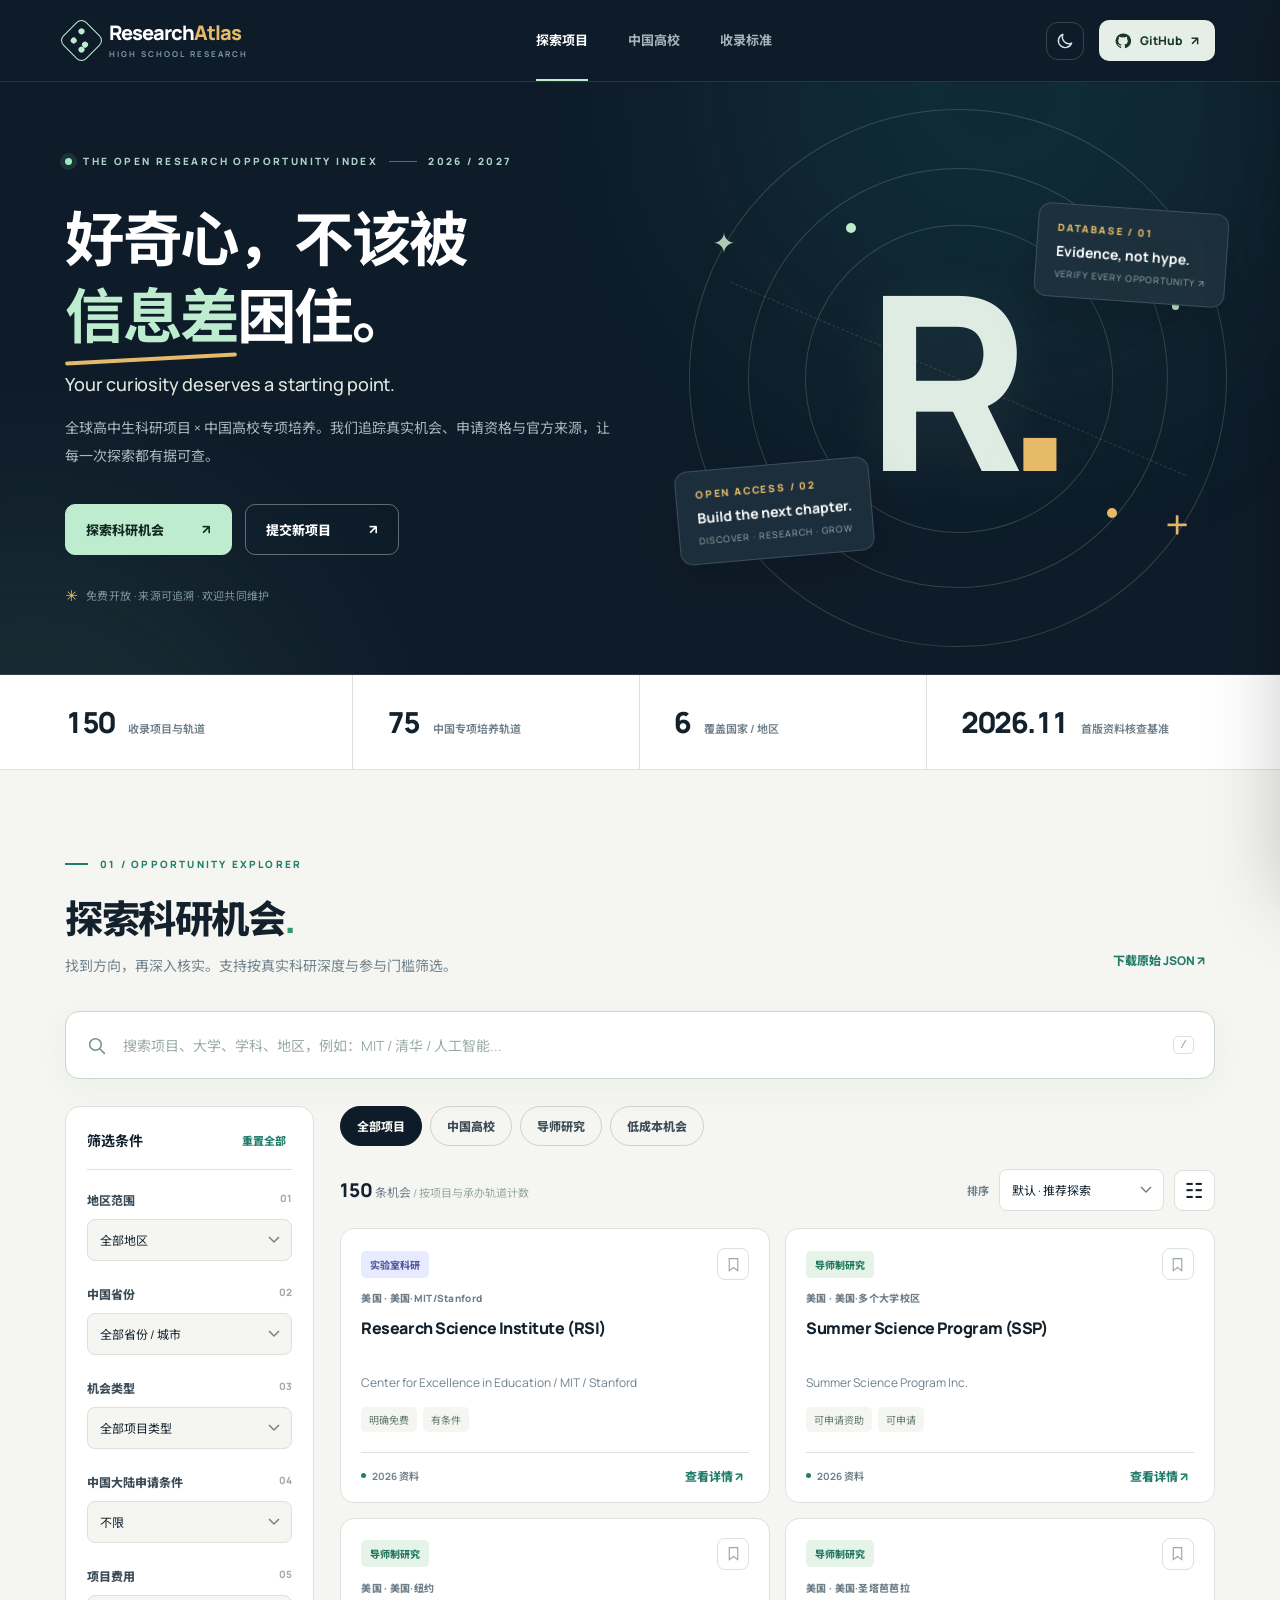
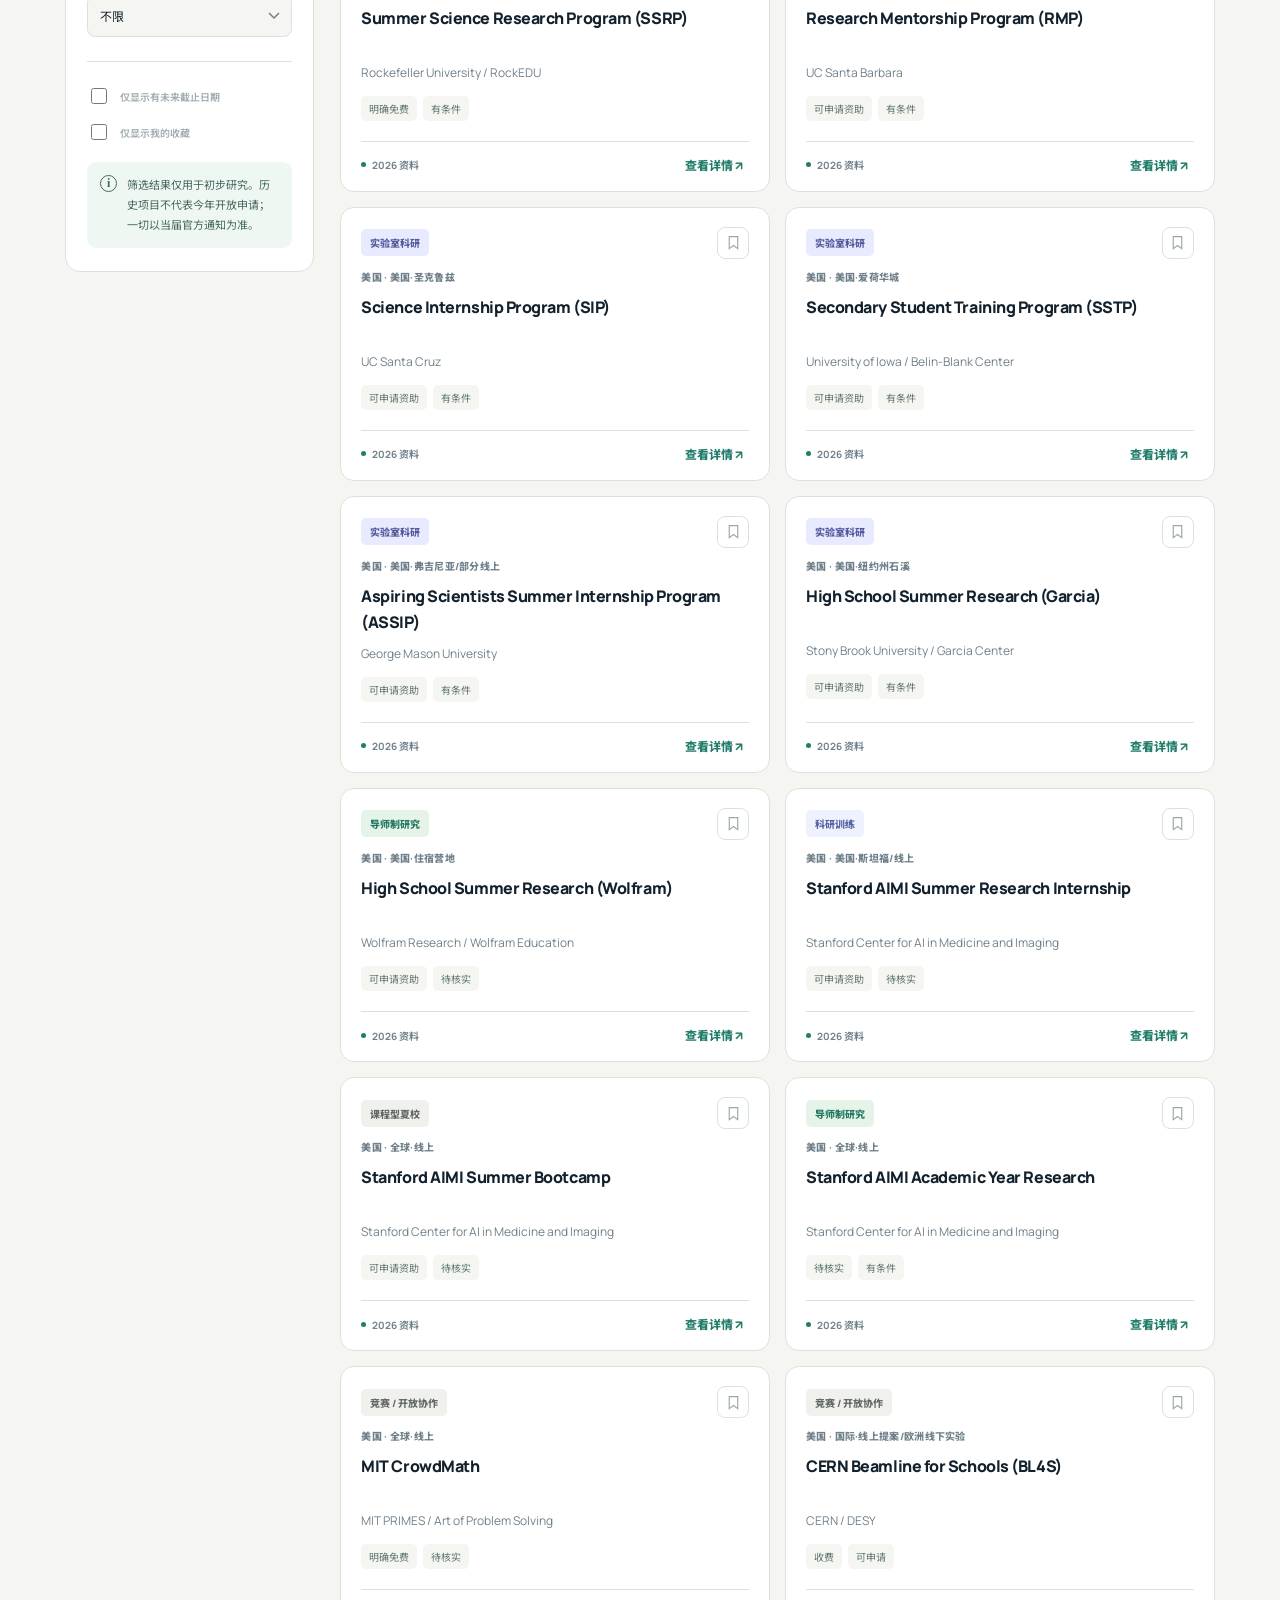
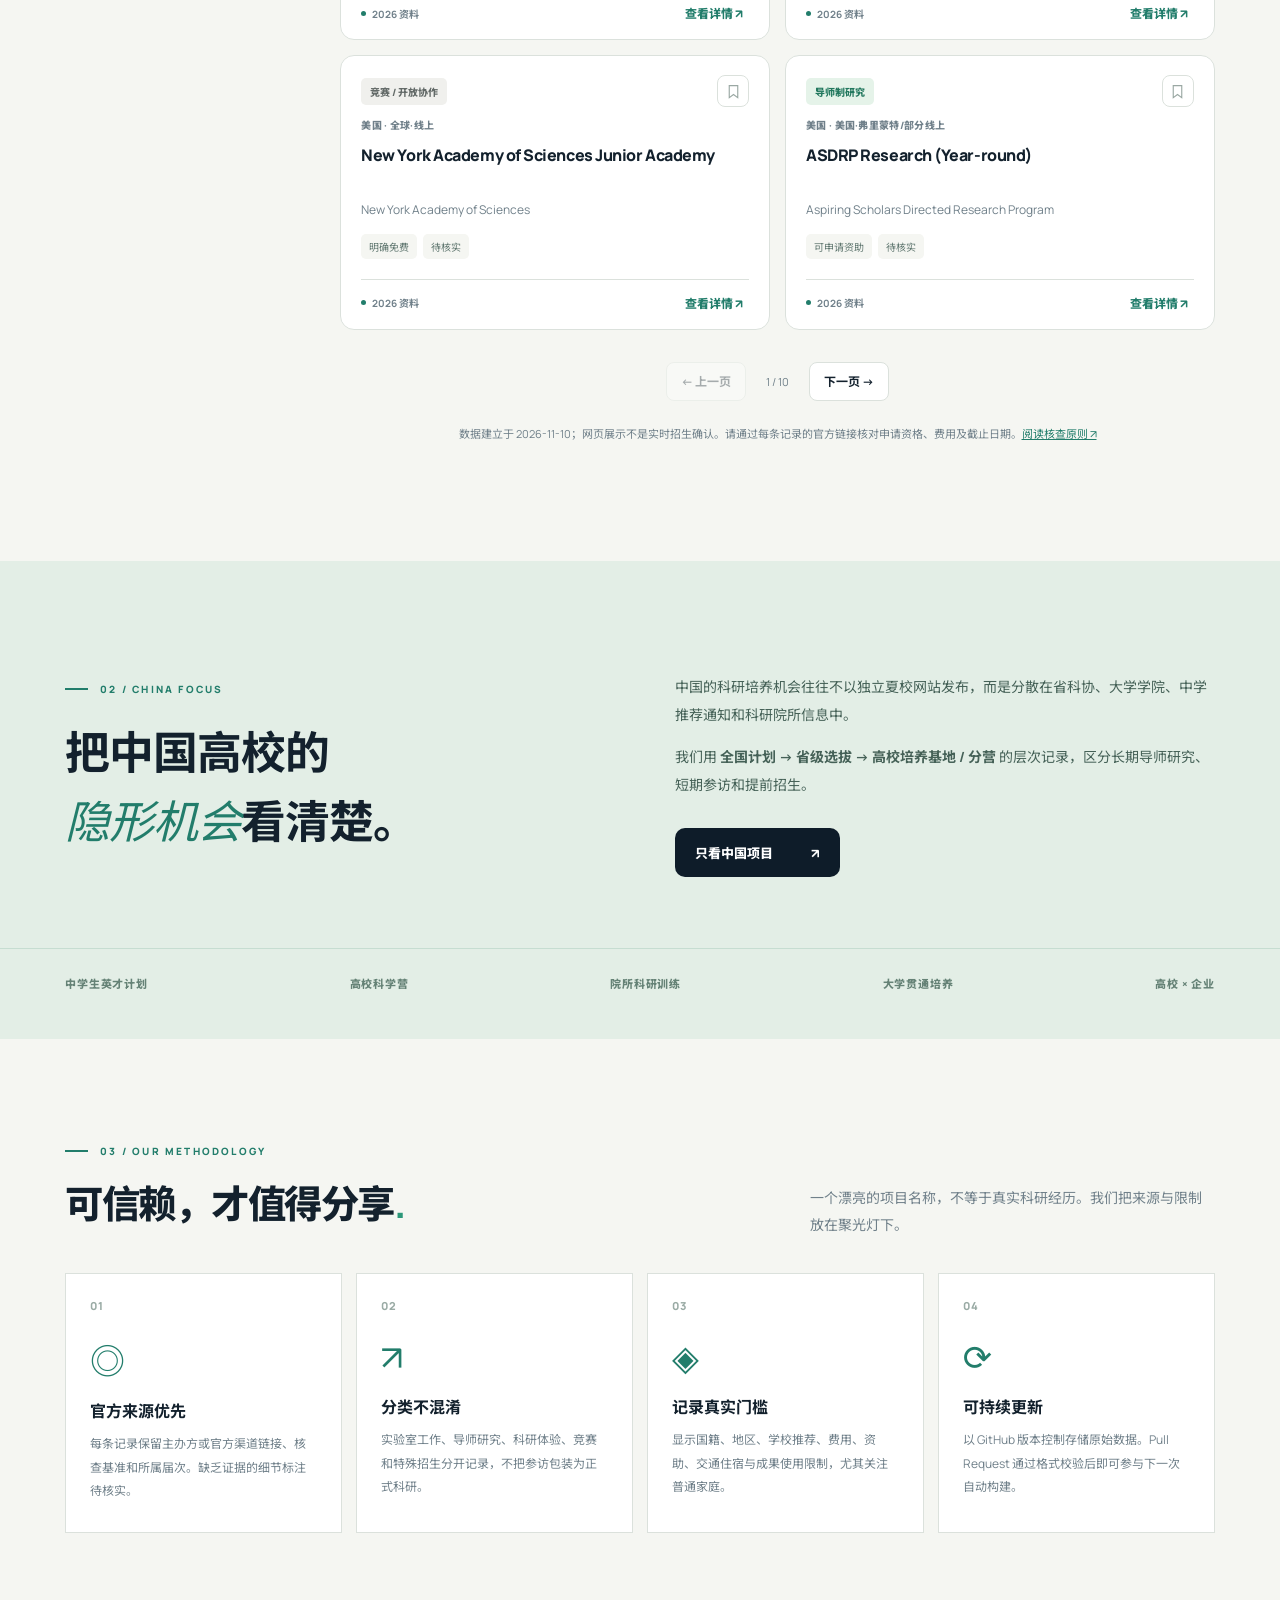
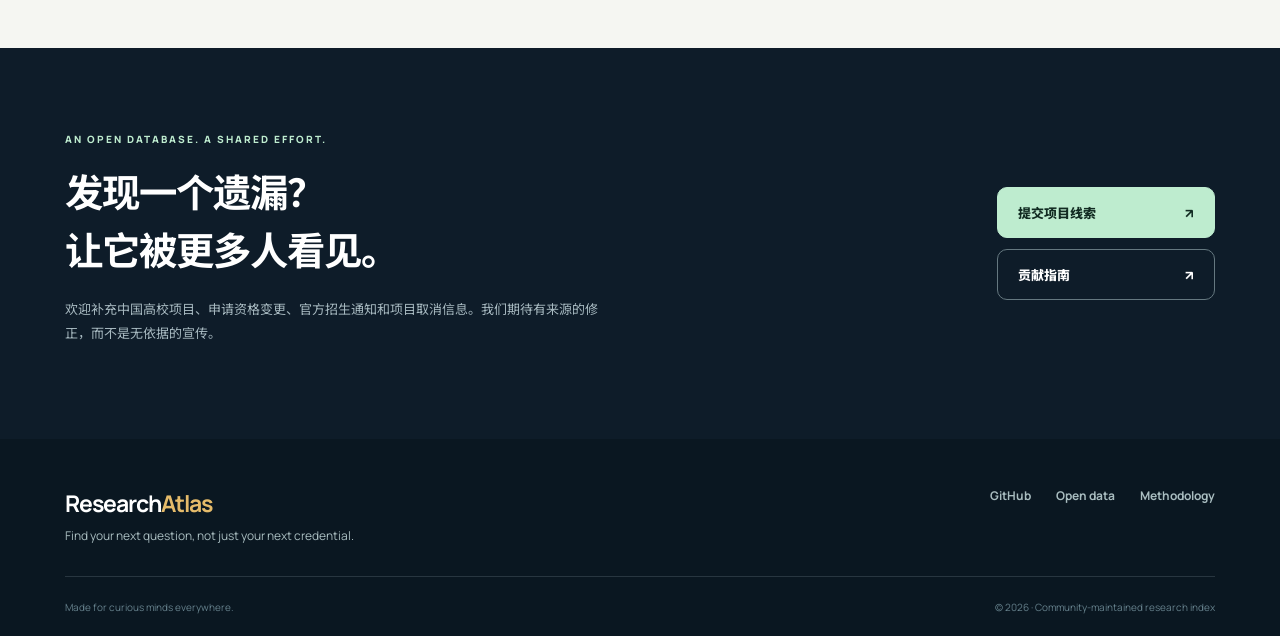
<file: docs/index.html>
<!doctype html>
<html lang="zh-CN">
<head>
<meta charset="utf-8">
<meta name="viewport" content="width=device-width, initial-scale=1">
<meta name="theme-color" content="#101c29">
<meta name="description" content="高中科研机会图谱 — 持续更新的全球与中国高校科研项目数据库。按地区、学科、科研深度、费用和申请资格筛选，查阅官方来源。">
<meta property="og:title" content="Research Atlas — 高中科研机会图谱">
<meta property="og:description" content="Find research opportunities. Verify the source. Make your next move.">
<meta property="og:type" content="website">
<title>Research Atlas · 高中科研机会图谱</title>
<link rel="icon" type="image/svg+xml" href="./assets/favicon.svg">
<link rel="stylesheet" href="./assets/styles.css">
<link rel="preconnect" href="https://fonts.googleapis.com">
<link rel="preconnect" href="https://fonts.gstatic.com" crossorigin>
<link href="https://fonts.googleapis.com/css2?family=DM+Sans:wght@400;500;600;700&family=Manrope:wght@400;500;600;700;800&family=Noto+Sans+SC:wght@400;500;600;700&display=swap" rel="stylesheet">
<script src="./assets/app.js" type="module"></script>
</head>
<body>
<a class="skip-link" href="#discover">跳到数据库</a>
<div class="site-shell">
  <header class="site-header">
    <div class="header-wrap">
      <a class="brand" href="./" aria-label="Research Atlas 首页">
        <span class="brand-symbol" aria-hidden="true"><i></i><i></i><i></i><i></i></span>
        <span class="brand-type"><strong>Research<span class="brand-gold">Atlas</span></strong><small>HIGH SCHOOL RESEARCH</small></span>
      </a>
      <nav class="top-links" aria-label="主要导航">
        <a class="nav-current" href="#discover">探索项目</a><a href="#china-focus">中国高校</a><a href="#methodology">收录标准</a>
      </nav>
      <div class="header-actions">
        <button id="theme-toggle" class="icon-btn" aria-label="切换明暗主题" title="切换主题"><svg viewBox="0 0 24 24" fill="none" aria-hidden="true"><path d="M20 14.5A8 8 0 0 1 9.5 4 8.2 8.2 0 1 0 20 14.5Z" stroke="currentColor" stroke-width="1.7" stroke-linejoin="round"/></svg></button>
        <a class="header-github" href="https://github.com/1998x-stack/High-School-Research-Programs" target="_blank" rel="noopener noreferrer"><svg viewBox="0 0 24 24" fill="currentColor" aria-hidden="true"><path d="M12 .8a11.2 11.2 0 0 0-3.54 21.82c.56.11.76-.24.76-.54v-1.94c-3.1.67-3.76-1.31-3.76-1.31-.51-1.29-1.24-1.63-1.24-1.63-1.01-.69.07-.67.07-.67 1.11.08 1.69 1.14 1.69 1.14.99 1.69 2.6 1.2 3.24.91.1-.72.39-1.2.71-1.48-2.48-.28-5.08-1.24-5.08-5.54 0-1.22.44-2.22 1.15-3.01-.12-.28-.5-1.42.11-2.96 0 0 .94-.3 3.08 1.15a10.7 10.7 0 0 1 5.6 0c2.14-1.45 3.08-1.15 3.08-1.15.61 1.54.23 2.68.11 2.96.72.79 1.15 1.79 1.15 3.01 0 4.31-2.6 5.26-5.09 5.53.4.35.76 1.04.76 2.1v3.12c0 .3.2.66.77.54A11.2 11.2 0 0 0 12 .8Z"/></svg><span>GitHub</span><span aria-hidden="true">↗</span></a>
      </div>
    </div>
  </header>
  <main>
    <section class="hero" aria-labelledby="hero-heading">
      <div class="hero-aura hero-aura-a"></div><div class="hero-aura hero-aura-b"></div>
      <div class="hero-inner container">
        <div class="hero-copy">
          <div class="eyebrow"><span class="pulse-dot"></span> THE OPEN RESEARCH OPPORTUNITY INDEX <span class="eyebrow-line"></span> 2026 / 2027</div>
          <h1 id="hero-heading">好奇心，不该被<br><em>信息差</em>困住。</h1>
          <p class="hero-en">Your curiosity deserves a starting point.</p>
          <p class="hero-description">全球高中生科研项目 × 中国高校专项培养。我们追踪真实机会、申请资格与官方来源，让每一次探索都有据可查。</p>
          <div class="hero-buttons">
            <a class="primary-btn" href="#discover">探索科研机会 <span aria-hidden="true">↗</span></a>
            <a class="secondary-btn" href="https://github.com/1998x-stack/High-School-Research-Programs/issues/new" target="_blank" rel="noopener noreferrer">提交新项目 <span aria-hidden="true">↗</span></a>
          </div>
          <div class="hero-footnote"><span class="little-mark">✳</span> 免费开放 · 来源可追溯 · 欢迎共同维护</div>
        </div>
        <div class="hero-art" aria-hidden="true">
          <div class="orbit orbit-one"></div><div class="orbit orbit-two"></div><div class="orbit orbit-three"></div>
          <div class="orbit-node node-one"></div><div class="orbit-node node-two"></div><div class="orbit-node node-three"></div>
          <div class="hero-monogram">R<span>.</span></div>
          <div class="hero-mini-card upper"><span class="micro-eyebrow">DATABASE / 01</span><strong>Evidence, not hype.</strong><span>VERIFY EVERY OPPORTUNITY ↗</span></div>
          <div class="hero-mini-card lower"><span class="micro-eyebrow">OPEN ACCESS / 02</span><strong>Build the next chapter.</strong><span>DISCOVER · RESEARCH · GROW</span></div>
          <div class="art-cross art-cross-one">✦</div><div class="art-cross art-cross-two">+</div>
        </div>
      </div>
    </section>
    <section class="metrics-strip" aria-label="数据库概况">
      <div class="container metrics-grid">
        <div class="metric"><strong id="stat-total">—</strong><span>收录项目与轨道</span></div>
        <div class="metric"><strong id="stat-china">—</strong><span>中国专项培养轨道</span></div>
        <div class="metric"><strong id="stat-regions">—</strong><span>覆盖国家 / 地区</span></div>
        <div class="metric"><strong>2026.11</strong><span>首版资料核查基准</span></div>
      </div>
    </section>
    <section class="discover container" id="discover">
      <div class="section-kicker"><span class="section-line"></span> 01 / OPPORTUNITY EXPLORER</div>
      <div class="section-top">
        <div><h2>探索科研机会<span class="heading-accent">.</span></h2><p>找到方向，再深入核实。支持按真实科研深度与参与门槛筛选。</p></div>
        <a class="inline-link" href="./data/catalog.json" download>下载原始 JSON <span aria-hidden="true">↗</span></a>
      </div>
      <div class="searchbar-wrap">
        <div class="searchbar">
          <svg viewBox="0 0 24 24" fill="none" aria-hidden="true"><circle cx="10.8" cy="10.8" r="6.6" stroke="currentColor" stroke-width="1.8"/><path d="m16 16 5 5" stroke="currentColor" stroke-width="1.8" stroke-linecap="round"/></svg>
          <input id="search-input" type="search" autocomplete="off" placeholder="搜索项目、大学、学科、地区，例如：MIT / 清华 / 人工智能..." aria-label="搜索科研项目">
          <kbd>/</kbd>
        </div>
        <button id="mobile-filter-btn" class="mobile-filter-btn" aria-expanded="false" aria-controls="filters-panel">筛选条件 <span aria-hidden="true">☷</span></button>
      </div>
      <div class="explorer-grid">
        <aside class="filters-panel" id="filters-panel" aria-label="筛选条件">
          <div class="filters-head"><strong>筛选条件</strong><button class="plain-btn" id="clear-filters">重置全部</button></div>
          <div class="filter-group"><label for="region-filter">地区范围 <span>01</span></label><select id="region-filter"><option value="all">全部地区</option><option value="china">中国大陆与相关项目</option><option value="international">海外与国际项目</option></select></div>
          <div class="filter-group"><label for="province-filter">中国省份 <span>02</span></label><select id="province-filter"><option value="all">全部省份 / 城市</option></select></div>
          <div class="filter-group"><label for="tier-filter">机会类型 <span>03</span></label><select id="tier-filter"><option value="all">全部项目类型</option><option value="lab">真实实验室科研</option><option value="mentor">导师制科研</option><option value="structured">结构化科研训练</option><option value="exposure">科研体验 / 参访</option><option value="community">竞赛 / 开放协作</option><option value="admissions">特殊招生 / 贯通培养</option><option value="course">课程型夏校</option><option value="commercial">商业科研指导</option></select></div>
          <div class="filter-group"><label for="access-filter">中国大陆申请条件 <span>04</span></label><select id="access-filter"><option value="all">不限</option><option value="yes">明确可申请</option><option value="conditional">有条件 / 须选拔</option><option value="no">明确不开放</option><option value="unknown">尚未核实</option></select></div>
          <div class="filter-group"><label for="cost-filter">项目费用 <span>05</span></label><select id="cost-filter"><option value="all">不限</option><option value="free">明确免费</option><option value="aid">提供资助</option><option value="paid">收费项目</option><option value="unknown">费用待核实</option></select></div>
          <div class="filter-group check-filter"><label class="check-row" for="deadline-filter"><input id="deadline-filter" type="checkbox"><span>仅显示有未来截止日期</span></label><label class="check-row" for="favorite-filter"><input id="favorite-filter" type="checkbox"><span>仅显示我的收藏</span></label></div>
          <div class="filter-note"><span class="note-icon">i</span><p>筛选结果仅用于初步研究。历史项目不代表今年开放申请；一切以当届官方通知为准。</p></div>
        </aside>
        <div class="results-col">
          <div class="quick-tabs" role="group" aria-label="快速筛选"><button class="quick-tab active" data-quick="all">全部项目</button><button class="quick-tab" data-quick="china">中国高校</button><button class="quick-tab" data-quick="mentor">导师研究</button><button class="quick-tab" data-quick="free">低成本机会</button></div>
          <div class="result-toolbar"><p><strong id="result-count">—</strong> 条机会 <span class="toolbar-muteline">/ 按项目与承办轨道计数</span></p><div class="toolbar-controls"><label for="sort-filter">排序</label><select id="sort-filter"><option value="default">默认 · 推荐探索</option><option value="name">项目名称 A–Z</option><option value="deadline">截止日期优先</option><option value="source">资料年份优先</option></select><button id="view-toggle" class="view-toggle" aria-label="切换紧凑视图" aria-pressed="false">☷</button></div></div>
          <div class="active-filters" id="active-filters" aria-live="polite"></div>
          <div id="cards" class="cards-grid" aria-live="polite"><div class="load-state"><span class="spinner"></span><p>正在载入项目数据库…</p></div></div>
          <div id="pagination" class="pagination"></div>
          <div class="data-disclaimer">数据建立于 2026-11-10；网页展示不是实时招生确认。请通过每条记录的官方链接核对申请资格、费用及截止日期。<a href="#methodology">阅读核查原则 ↗</a></div>
        </div>
      </div>
    </section>
    <section class="china-focus section-band" id="china-focus">
      <div class="container china-layout">
        <div><div class="section-kicker"><span class="section-line"></span> 02 / CHINA FOCUS</div><h2>把中国高校的<br><span class="serif-emphasis">隐形机会</span>看清楚。</h2></div>
        <div class="china-explainer"><p>中国的科研培养机会往往不以独立夏校网站发布，而是分散在省科协、大学学院、中学推荐通知和科研院所信息中。</p><p>我们用 <strong>全国计划 → 省级选拔 → 高校培养基地 / 分营</strong> 的层次记录，区分长期导师研究、短期参访和提前招生。</p><button class="ghost-dark-btn" id="explore-china">只看中国项目 <span aria-hidden="true">↗</span></button></div>
      </div>
      <div class="container evidence-row"><span>中学生英才计划</span><span>高校科学营</span><span>院所科研训练</span><span>大学贯通培养</span><span>高校 × 企业</span></div>
    </section>
    <section class="methodology container" id="methodology">
      <div class="section-kicker"><span class="section-line"></span> 03 / OUR METHODOLOGY</div>
      <div class="method-head"><h2>可信赖，才值得分享<span class="heading-accent">.</span></h2><p>一个漂亮的项目名称，不等于真实科研经历。我们把来源与限制放在聚光灯下。</p></div>
      <div class="method-cards">
        <article><div class="method-index">01</div><div class="method-icon">◎</div><h3>官方来源优先</h3><p>每条记录保留主办方或官方渠道链接、核查基准和所属届次。缺乏证据的细节标注待核实。</p></article>
        <article><div class="method-index">02</div><div class="method-icon">↗</div><h3>分类不混淆</h3><p>实验室工作、导师研究、科研体验、竞赛和特殊招生分开记录，不把参访包装为正式科研。</p></article>
        <article><div class="method-index">03</div><div class="method-icon">◈</div><h3>记录真实门槛</h3><p>显示国籍、地区、学校推荐、费用、资助、交通住宿与成果使用限制，尤其关注普通家庭。</p></article>
        <article><div class="method-index">04</div><div class="method-icon">⟳</div><h3>可持续更新</h3><p>以 GitHub 版本控制存储原始数据。Pull Request 通过格式校验后即可参与下一次自动构建。</p></article>
      </div>
    </section>
    <section class="contribute-section">
      <div class="container contribute-layout"><div><span class="contribute-label">AN OPEN DATABASE. A SHARED EFFORT.</span><h2>发现一个遗漏？<br>让它被更多人看见。</h2><p>欢迎补充中国高校项目、申请资格变更、官方招生通知和项目取消信息。我们期待有来源的修正，而不是无依据的宣传。</p></div><div class="contribute-actions"><a class="primary-btn light-btn" href="https://github.com/1998x-stack/High-School-Research-Programs/issues/new" target="_blank" rel="noopener noreferrer">提交项目线索 <span>↗</span></a><a class="secondary-dark-btn" href="https://github.com/1998x-stack/High-School-Research-Programs/blob/main/CONTRIBUTING.md" target="_blank" rel="noopener noreferrer">贡献指南 <span>↗</span></a></div></div>
    </section>
  </main>
  <footer class="site-footer"><div class="container footer-inner"><div><strong>Research<span>Atlas</span></strong><p>Find your next question, not just your next credential.</p></div><div class="footer-links"><a href="https://github.com/1998x-stack/High-School-Research-Programs">GitHub</a><a href="https://github.com/1998x-stack/High-School-Research-Programs/tree/main/data">Open data</a><a href="#methodology">Methodology</a></div><div class="footer-bottom">Made for curious minds everywhere. <span>© 2026 · Community-maintained research index</span></div></div></footer>
</div>
<div id="drawer-overlay" class="drawer-overlay" hidden></div>
<aside id="detail-drawer" class="detail-drawer" role="dialog" aria-modal="true" aria-labelledby="drawer-title" aria-hidden="true" tabindex="-1">
  <div class="drawer-top"><span class="micro-eyebrow">OPPORTUNITY PROFILE</span><button id="drawer-close" class="drawer-close" aria-label="关闭详情">✕</button></div>
  <div id="drawer-body" class="drawer-body"></div>
</aside>
<div id="toast" class="toast" role="status" aria-live="polite"></div>
</body>
</html>
</file>
<file: docs/assets/styles.css>
/* Research Atlas design system • no runtime UI dependencies */
:root{
 --ink:#13212d;--ink-2:#3d4c56;--muted:#70808a;--paper:#f5f6f2;--paper-2:#eeefe9;--surface:#fff;--surface-hover:#fafcf9;
 --line:#dbe1dc;--navy:#0e1c29;--mint:#beeccf;--green:#227d6b;--gold:#e5bb6a;--salmon:#f19c7a;--shadow:0 18px 48px rgba(22,40,50,.065);
 --font-ui:'Manrope','DM Sans','Noto Sans SC',-apple-system,BlinkMacSystemFont,system-ui,sans-serif;
 color-scheme:light;
}
*{box-sizing:border-box}html{scroll-behavior:smooth;scroll-padding-top:86px}body{margin:0;background:var(--paper);color:var(--ink);font-family:var(--font-ui);font-size:14px;-webkit-font-smoothing:antialiased}button,input,select{font:inherit}button{cursor:pointer}a{color:inherit;text-decoration:none}a:hover{color:var(--green)}:focus-visible{outline:3px solid #52bfa1;outline-offset:3px}svg{width:20px;height:20px}.container{max-width:1440px;padding-inline:clamp(22px,5.1vw,84px);margin:0 auto}.skip-link{position:fixed;left:10px;top:-50px;background:white;z-index:300;padding:10px}.skip-link:focus{top:10px}.site-header{height:82px;background:var(--navy);border-bottom:1px solid rgba(255,255,255,.11);position:relative;z-index:9}.header-wrap{max-width:1510px;margin:auto;display:flex;align-items:center;justify-content:space-between;height:100%;padding-inline:clamp(22px,5.1vw,84px);gap:26px}.brand{display:flex;gap:11px;align-items:center;color:white;min-width:196px}.brand:hover{color:white}.brand-symbol{width:33px;height:33px;position:relative;display:block;border:1.6px solid var(--mint);transform:rotate(45deg);border-radius:7px}.brand-symbol i{position:absolute;display:block;width:6px;height:6px;background:var(--mint);border-radius:50%}.brand-symbol i:nth-child(1){top:6px;left:6px}.brand-symbol i:nth-child(2){bottom:6px;right:6px}.brand-symbol i:nth-child(3){top:13px;right:7px}.brand-symbol i:nth-child(4){bottom:7px;left:7px}.brand-type{display:flex;flex-direction:column;line-height:1.05}.brand-type strong{font-size:20px;font-weight:800;letter-spacing:-1px}.brand-gold{color:var(--gold)}.brand-type small{color:#7f9aab;letter-spacing:2px;font-size:8px;font-weight:700;margin-top:7px}.top-links{display:flex;gap:40px;height:100%;align-items:center}.top-links a{color:#a8b4bc;font-size:13px;font-weight:700;height:100%;display:flex;align-items:center;border-bottom:2px solid transparent;transition:.2s}.top-links a:hover,.top-links a.nav-current{border-color:var(--mint);color:#fff}.header-actions{display:flex;align-items:center;gap:15px}.icon-btn{width:38px;height:38px;border:1px solid rgba(255,255,255,.17);border-radius:12px;background:transparent;color:#d4e5e5;display:grid;place-items:center}.icon-btn:hover{background:rgba(255,255,255,.09)}.header-github{display:flex;align-items:center;gap:9px;background:#e5efe7;color:#1b352f;border-radius:10px;padding:12px 16px;font-weight:800;font-size:12px}.header-github svg{width:16px;height:16px}.header-github:hover{background:var(--mint);color:#092921}
.hero{background:var(--navy);color:#fff;overflow:hidden;position:relative;min-height:557px}.hero::after{content:"";position:absolute;bottom:0;left:0;right:0;border-bottom:1px solid rgba(255,255,255,.11)}.hero-aura{position:absolute;width:560px;height:560px;border-radius:50%;filter:blur(100px);pointer-events:none}.hero-aura-a{right:0;top:-270px;background:rgba(22,112,110,.18)}.hero-aura-b{left:-250px;bottom:-400px;background:rgba(123,178,133,.1)}.hero-inner{min-height:557px;position:relative;display:grid;grid-template-columns:minmax(0,1.08fr) minmax(310px,.92fr);gap:35px;align-items:center}.hero-copy{padding-block:72px 69px;position:relative;z-index:2}.eyebrow{display:flex;align-items:center;gap:11px;color:#aed2c8;font-size:10px;font-weight:800;letter-spacing:2.4px;margin-bottom:29px}.pulse-dot{background:#9eebbe;width:7px;height:7px;border-radius:50%;box-shadow:0 0 0 5px rgba(158,235,190,.1)}.eyebrow-line{height:1px;width:28px;background:rgba(185,232,202,.4)}.hero h1{font-family:'Noto Sans SC',sans-serif;font-size:clamp(44px,4.65vw,76px);font-weight:700;line-height:1.3;letter-spacing:-2.7px;margin:0;white-space:nowrap}.hero h1 em{font-style:normal;color:var(--mint);position:relative}.hero h1 em:after{content:"";height:4px;bottom:-6px;left:0;right:0;position:absolute;background:var(--gold);border-radius:10px;transform:rotate(-3deg)}.hero-en{font-size:18px;color:#e0e7de;font-weight:500;margin:20px 0 18px;letter-spacing:-.2px}.hero-description{line-height:2;color:#aab9c1;font-size:14px;max-width:550px;margin:0}.hero-buttons{display:flex;gap:13px;margin-top:34px;flex-wrap:wrap}.primary-btn,.secondary-btn,.secondary-dark-btn,.ghost-dark-btn{display:inline-flex;align-items:center;justify-content:space-between;gap:38px;padding:15px 20px;border-radius:10px;font-size:13px;font-weight:800;transition:transform .18s,background .18s}.primary-btn{background:var(--mint);color:#122b22;border:1px solid var(--mint)}.primary-btn:hover{background:#e1f9e5;color:#10271f;transform:translateY(-2px)}.secondary-btn{border:1px solid rgba(255,255,255,.35);color:white}.secondary-btn:hover{border-color:var(--mint);color:var(--mint)}.hero-footnote{color:#7d96a3;margin-top:30px;display:flex;align-items:center;gap:8px;font-size:11px;letter-spacing:.3px}.little-mark{color:#e7bc76;font-size:15px}.hero-art{position:relative;height:500px;max-width:570px;width:100%;justify-self:center;display:grid;place-items:center}.orbit{position:absolute;border:1px solid rgba(164,204,190,.22);border-radius:50%;transform:rotate(-25deg)}.orbit-one{width:60%;aspect-ratio:1}.orbit-two{width:82%;aspect-ratio:1}.orbit-three{width:105%;aspect-ratio:1}.orbit-two:before{content:"";position:absolute;top:50%;left:-9%;width:118%;border-top:1px dashed rgba(164,204,190,.18);transform:rotate(48deg)}.hero-monogram{font-size:clamp(155px,19vw,290px);font-weight:800;letter-spacing:-28px;color:#deece4;line-height:1;position:relative;z-index:1;text-shadow:0 10px 60px rgba(206,247,219,.08)}.hero-monogram span{color:var(--gold)}.orbit-node{width:10px;height:10px;border-radius:50%;background:var(--mint);position:absolute;z-index:2}.node-one{top:19%;left:28%}.node-two{bottom:22%;right:19%;background:var(--gold)}.node-three{top:35%;right:7%;width:7px;height:7px}.hero-mini-card{position:absolute;z-index:3;border:1px solid rgba(255,255,255,.15);border-radius:13px;background:rgba(32,51,63,.8);backdrop-filter:blur(14px);box-shadow:0 18px 50px rgba(0,0,0,.18);padding:16px 19px;display:flex;flex-direction:column;gap:7px}.hero-mini-card.upper{top:16%;right:-12px;transform:rotate(4deg)}.hero-mini-card.lower{bottom:14%;left:-25px;transform:rotate(-5deg)}.hero-mini-card strong{font-size:14px}.hero-mini-card>span:last-child{font-size:9px;color:#98b2b0;letter-spacing:1px}.micro-eyebrow{letter-spacing:1.8px;color:var(--green);font-size:10px;font-weight:900}.hero-mini-card .micro-eyebrow{color:var(--gold)}.art-cross{position:absolute;color:#accbb2;font-size:28px}.art-cross-one{left:2%;top:19%}.art-cross-two{right:5%;bottom:15%;font-size:42px;color:#e1b668}
.metrics-strip{background:var(--surface);border-bottom:1px solid var(--line)}.metrics-grid{display:grid;grid-template-columns:repeat(4,1fr)}.metric{padding:27px 14px 27px 0;display:flex;align-items:baseline;gap:13px;border-right:1px solid var(--line)}.metric:not(:first-child){padding-left:34px}.metric:last-child{border:0}.metric strong{font-size:29px;letter-spacing:-1.5px;font-weight:800;font-variant-numeric:tabular-nums}.metric span{font-size:11px;color:var(--muted);font-weight:650}
.discover{padding-top:87px;padding-bottom:118px}.section-kicker{display:flex;align-items:center;gap:12px;color:var(--green);font-size:10px;font-weight:900;letter-spacing:2.2px}.section-line{width:23px;height:2px;background:var(--green);display:inline-block}.section-top{margin-top:17px;margin-bottom:32px;display:flex;align-items:flex-end;justify-content:space-between;gap:20px}.section-top h2,.method-head h2{font-size:clamp(29px,3vw,43px);letter-spacing:-1.5px;margin:0 0 8px;font-weight:800}.heading-accent{color:#2d987a}.section-top p,.method-head p{color:var(--muted);line-height:1.9;margin:0}.inline-link{font-size:12px;font-weight:800;color:var(--green);white-space:nowrap;padding:10px}.searchbar-wrap{display:flex;gap:12px}.searchbar{border:1px solid #c9d5ce;background:var(--surface);box-shadow:0 10px 36px rgba(22,59,50,.045);display:flex;align-items:center;gap:14px;padding:0 20px;border-radius:14px;height:68px;width:100%;transition:border .2s,box-shadow .2s}.searchbar:focus-within{border-color:#46a88a;box-shadow:0 0 0 4px rgba(79,157,128,.10)}.searchbar svg{color:#779089;width:21px;height:21px;flex-shrink:0}.searchbar input{background:transparent;min-width:0;width:100%;border:0;outline:0;color:var(--ink);font-size:14px}.searchbar input::placeholder{color:#9aaba4}.searchbar kbd{font-size:11px;border:1px solid var(--line);border-radius:5px;color:#8b9991;padding:2px 6px}.mobile-filter-btn{display:none}.explorer-grid{display:grid;grid-template-columns:249px minmax(0,1fr);gap:26px;margin-top:27px;align-items:start}.filters-panel{border:1px solid var(--line);border-radius:15px;background:var(--surface);padding:23px 21px;position:sticky;top:18px}.filters-head{display:flex;align-items:center;justify-content:space-between;border-bottom:1px solid var(--line);padding-bottom:19px;margin-bottom:21px}.filters-head strong{font-size:14px}.plain-btn{border:0;background:transparent;color:var(--green);font-size:11px;font-weight:800}.plain-btn:hover{text-decoration:underline}.filter-group{margin-bottom:24px}.filter-group>label{display:flex;justify-content:space-between;margin-bottom:10px;color:var(--ink-2);font-size:12px;font-weight:800}.filter-group>label>span{color:#9facb0;font-size:10px}.filter-group select,.toolbar-controls select{appearance:none;border:1px solid var(--line);background:var(--paper) url("data:image/svg+xml,%3Csvg xmlns='http://www.w3.org/2000/svg' width='12' height='8'%3E%3Cpath d='m1 1 5 5 5-5' stroke='%23718480' stroke-width='1.5' fill='none'/%3E%3C/svg%3E") no-repeat right 11px center;color:var(--ink);width:100%;height:42px;padding:0 28px 0 12px;border-radius:8px;font-size:12px;outline:0}.filter-group select:focus,.toolbar-controls select:focus{border-color:var(--green)}.filter-group select:disabled{opacity:.52}.check-filter{border-top:1px solid var(--line);padding-top:23px;margin-bottom:19px}.filter-group label.check-row{display:flex;justify-content:flex-start;align-items:center;gap:10px;font-weight:600;font-size:12px;margin-bottom:14px;cursor:pointer}.check-row input{accent-color:var(--green);width:16px;height:16px}.filter-note{display:flex;align-items:flex-start;gap:10px;background:#eff7f2;border-radius:9px;padding:13px;color:#45675d}.filter-note p{margin:0;font-size:11px;line-height:1.8}.note-icon{display:grid;place-items:center;flex-shrink:0;border:1px solid currentColor;border-radius:50%;width:17px;height:17px;font:700 12px Georgia}.quick-tabs{display:flex;gap:8px;flex-wrap:wrap;margin-bottom:23px}.quick-tab{background:transparent;border:1px solid #c9d4cc;border-radius:999px;padding:10px 16px;color:var(--ink-2);font-size:12px;font-weight:800}.quick-tab:hover{background:#edf3ec}.quick-tab.active{background:var(--navy);border-color:var(--navy);color:#f1f4f0}.result-toolbar{display:flex;align-items:center;justify-content:space-between;gap:15px;margin-bottom:17px}.result-toolbar p{font-size:12px;margin:0;color:var(--muted)}.result-toolbar strong{font-size:19px;color:var(--ink);font-weight:800}.toolbar-muteline{font-size:11px;color:#98a6a2}.toolbar-controls{display:flex;align-items:center;gap:10px}.toolbar-controls label{font-size:11px;color:var(--muted);font-weight:700}.toolbar-controls select{background-color:var(--surface);width:165px}.view-toggle{height:41px;width:41px;border-radius:9px;border:1px solid var(--line);background:var(--surface);color:var(--ink);font-size:21px}.view-toggle[aria-pressed=true]{background:var(--navy);color:#fff}.active-filters{display:flex;flex-wrap:wrap;gap:7px;margin-bottom:14px}.active-filters:empty{display:none}.filter-chip{border-radius:99px;background:#dcece2;color:#175747;padding:5px 9px;font-size:10px;font-weight:800;display:flex;gap:7px;align-items:center;max-width:220px}.filter-chip button{border:0;background:transparent;padding:0;color:inherit;font-size:14px}.cards-grid{display:grid;grid-template-columns:repeat(2,minmax(0,1fr));gap:15px}.opportunity-card{border:1px solid var(--line);background:var(--surface);border-radius:14px;min-height:260px;display:flex;flex-direction:column;transition:transform .2s,box-shadow .2s,border-color .2s;position:relative;overflow:hidden}.opportunity-card:hover{transform:translateY(-3px);box-shadow:var(--shadow);border-color:#b8d1c2}.card-top{display:flex;align-items:center;justify-content:space-between;padding:19px 20px 0}.tier-pill{border-radius:5px;padding:6px 9px;font-size:10px;font-weight:800;background:#e7f1ed;color:#25765d;white-space:nowrap}.tier-pill.lab{background:#e8eaff;color:#55589c}.tier-pill.mentor{background:#e5f3e9;color:#22785e}.tier-pill.structured{background:#eef2ff;color:#5664a3}.tier-pill.exposure{background:#fff2de;color:#916422}.tier-pill.admissions{background:#f5e8f7;color:#8b5091}.tier-pill.commercial{background:#fbe9e7;color:#a05943}.tier-pill.community,.tier-pill.course{background:#f0f0ed;color:#626967}.bookmark{width:32px;height:32px;border:1px solid var(--line);border-radius:8px;background:transparent;display:grid;place-items:center;color:#9aa8a3}.bookmark:hover,.bookmark.saved{color:#b78234;background:#fff8e9;border-color:#f2dfb9}.bookmark svg{width:17px;height:17px}.card-body{padding:10px 20px 7px;flex:1;cursor:pointer}.card-location{font-size:10px;color:var(--muted);font-weight:800;letter-spacing:.3px;margin-bottom:10px}.card-body h3{font-size:16px;line-height:1.65;letter-spacing:-.45px;margin:0 0 8px;font-weight:800;display:-webkit-box;-webkit-line-clamp:2;-webkit-box-orient:vertical;overflow:hidden;min-height:50px}.card-host{font-size:12px;color:var(--muted);line-height:1.6;display:-webkit-box;-webkit-line-clamp:1;-webkit-box-orient:vertical;overflow:hidden}.card-tags{display:flex;flex-wrap:wrap;gap:6px;margin-top:14px}.card-tags span{font-size:10px;color:#607770;background:var(--paper);padding:5px 8px;border-radius:5px;white-space:nowrap;overflow:hidden;text-overflow:ellipsis;max-width:100%}.card-bottom{border-top:1px solid var(--line);margin:13px 20px 0;padding:13px 0 16px;display:flex;align-items:center;justify-content:space-between;gap:10px}.card-bottom .meta{display:flex;align-items:center;gap:6px;color:var(--muted);font-size:10px;font-weight:700;white-space:nowrap;overflow:hidden;text-overflow:ellipsis}.card-bottom .meta .dot{width:5px;height:5px;background:var(--green);border-radius:50%;flex-shrink:0}.card-bottom button{border:0;background:transparent;font-size:12px;color:var(--green);font-weight:800;white-space:nowrap}.cards-grid.compact{grid-template-columns:1fr}.cards-grid.compact .opportunity-card{min-height:unset}.cards-grid.compact .card-top{padding-top:12px}.cards-grid.compact .card-body h3{min-height:unset}.cards-grid.compact .card-bottom{margin-top:5px}.load-state,.empty-state{grid-column:1/-1;border:1px dashed #bcd1c6;border-radius:14px;padding:65px 20px;text-align:center;background:var(--surface);color:var(--muted)}.empty-state strong{display:block;font-size:20px;color:var(--ink);margin:12px}.empty-state button{background:var(--navy);color:#fff;border:0;border-radius:8px;padding:10px 14px;margin-top:12px}.spinner{display:inline-block;width:25px;height:25px;border:3px solid #dbece0;border-top-color:var(--green);border-radius:50%;animation:spin 1s linear infinite}@keyframes spin{to{transform:rotate(360deg)}}.pagination{display:flex;align-items:center;justify-content:center;gap:8px;margin-top:32px}.pagination button{border:1px solid var(--line);background:var(--surface);color:var(--ink);height:39px;min-width:41px;padding:0 14px;border-radius:8px;font-size:12px;font-weight:700}.pagination button:hover:not(:disabled){border-color:var(--green)}.pagination button:disabled{opacity:.35;cursor:default}.pagination span{font-size:11px;color:var(--muted);margin:0 12px}.data-disclaimer{font-size:11px;line-height:1.8;color:var(--muted);margin-top:23px;text-align:center}.data-disclaimer a{color:var(--green);text-decoration:underline}.section-band{background:#e3eee6}.china-focus{padding-block:86px 48px}.china-layout{display:grid;grid-template-columns:1fr 1fr;gap:70px;align-items:center}.china-layout h2{font-size:clamp(30px,3.5vw,52px);line-height:1.5;letter-spacing:-1px;margin:22px 0 0}.serif-emphasis{font-family:Georgia,'Noto Sans SC',serif;font-style:italic;font-weight:400;color:var(--green)}.china-explainer{padding:12px 0}.china-explainer p{line-height:2;color:#456157;font-size:14px}.ghost-dark-btn{margin-top:15px;background:var(--navy);color:white;border:0}.ghost-dark-btn:hover{background:#235c4e;color:#fff}.evidence-row{border-top:1px solid #c6ddd1;display:flex;justify-content:space-between;gap:12px;margin-top:59px;padding-top:26px;flex-wrap:wrap}.evidence-row span{font-size:11px;font-weight:800;color:#658276;letter-spacing:.8px}.methodology{padding-block:105px 115px}.method-head{display:flex;justify-content:space-between;align-items:flex-end;gap:70px;margin-top:15px;margin-bottom:35px}.method-head p{max-width:405px}.method-cards{display:grid;grid-template-columns:repeat(4,minmax(0,1fr));gap:14px}.method-cards article{border:1px solid var(--line);background:var(--surface);padding:24px;min-height:260px;display:flex;flex-direction:column}.method-index{font-size:11px;letter-spacing:1px;color:#9aaba5;font-weight:800}.method-icon{font-size:35px;color:var(--green);margin:20px 0 8px}.method-cards h3{font-size:16px;margin:5px 0 10px}.method-cards p{color:var(--muted);font-size:12px;line-height:1.95;margin:0}.contribute-section{background:var(--navy);color:#fff;padding:80px 0}.contribute-layout{display:flex;justify-content:space-between;align-items:center;gap:40px}.contribute-label{font-size:10px;letter-spacing:2px;font-weight:800;color:var(--mint)}.contribute-layout h2{font-size:clamp(28px,3vw,43px);line-height:1.5;letter-spacing:-1px;margin:17px 0}.contribute-layout p{color:#a7b9c0;max-width:550px;font-size:13px;line-height:1.9}.contribute-actions{display:flex;flex-direction:column;gap:11px;min-width:218px}.light-btn{background:var(--mint)}.secondary-dark-btn{border:1px solid #657880;color:#fff}.secondary-dark-btn:hover{color:var(--mint);border-color:var(--mint)}.site-footer{background:#0a1721;color:#a9bdc0;padding:48px 0 22px}.footer-inner{display:grid;grid-template-columns:1fr auto;gap:32px}.footer-inner strong{font-size:23px;color:#fff;letter-spacing:-1px}.footer-inner strong span{color:var(--gold)}.footer-inner p{font-size:12px;margin:8px 0 0}.footer-links{display:flex;gap:25px;font-size:12px;font-weight:700}.footer-links a:hover{color:var(--mint)}.footer-bottom{border-top:1px solid #283640;padding-top:23px;grid-column:1/-1;display:flex;justify-content:space-between;color:#66818c;font-size:10px}.drawer-overlay{position:fixed;inset:0;background:rgba(6,17,25,.62);z-index:100;backdrop-filter:blur(3px)}.drawer-overlay[hidden]{display:none}.detail-drawer{position:fixed;top:0;right:0;height:100dvh;width:min(570px,100vw);background:var(--surface);z-index:101;box-shadow:-25px 0 75px rgba(0,0,0,.22);transform:translateX(105%);transition:transform .28s cubic-bezier(.2,.7,.1,1);display:flex;flex-direction:column;color:var(--ink)}.detail-drawer.open{transform:translateX(0)}.drawer-top{height:73px;display:flex;align-items:center;justify-content:space-between;border-bottom:1px solid var(--line);padding:0 30px;flex-shrink:0}.drawer-close{border:1px solid var(--line);background:var(--paper);border-radius:9px;width:34px;height:34px;color:var(--ink)}.drawer-body{padding:32px;overflow:auto;overscroll-behavior:contain}.drawer-body h2{font-size:27px;line-height:1.55;letter-spacing:-1px;margin:20px 0 10px}.drawer-host{color:var(--muted);line-height:1.8;font-size:13px}.drawer-section{border-top:1px solid var(--line);padding:22px 0}.drawer-section h3{font-size:12px;text-transform:uppercase;letter-spacing:1.2px;color:var(--green);margin:0 0 17px}.detail-pair{display:grid;grid-template-columns:115px 1fr;gap:13px;margin-bottom:14px;font-size:12px;line-height:1.85}.detail-pair dt{color:var(--muted)}.detail-pair dd{margin:0;overflow-wrap:anywhere}.drawer-notice{background:#fff4db;color:#725628;padding:15px;border-radius:8px;font-size:12px;line-height:1.9;margin:22px 0}.drawer-cta{display:flex;justify-content:center;background:var(--navy);color:#fff;padding:17px;border-radius:10px;font-weight:800;font-size:13px}.drawer-cta:hover{color:var(--mint)}.drawer-small{font-size:10px;color:var(--muted);line-height:1.8}.drawer-actions{display:flex;gap:9px;margin:19px 0 27px}.drawer-actions button{border:1px solid var(--line);border-radius:9px;background:var(--paper);padding:10px 13px;font-size:12px;color:var(--ink);font-weight:800}.toast{position:fixed;bottom:25px;left:50%;transform:translate(-50%,100px);background:var(--navy);color:#fff;padding:12px 17px;font-size:12px;border-radius:10px;z-index:150;opacity:0;transition:.25s;pointer-events:none}.toast.show{transform:translate(-50%,0);opacity:1}
body.dark{--ink:#e6efe8;--ink-2:#c5d1ca;--muted:#99aca5;--paper:#13232a;--paper-2:#1b2d32;--surface:#1b2d32;--surface-hover:#253b40;--line:#3a5050;--green:#9ce5c1;--navy:#0c1b23;--shadow:0 18px 48px rgba(0,0,0,.16);color-scheme:dark}body.dark .filter-note{background:#244038;color:#c0dfce}body.dark .tier-pill{background:#304c41;color:#b5e3d2}body.dark .quick-tab{border-color:var(--line);color:var(--ink)}body.dark .quick-tab.active{background:#86c9b6;color:#08251e}body.dark .searchbar input::placeholder{color:#94aaa1}body.dark .card-tags span{color:#c7d8cf}body.dark .filter-chip{background:#345b4d;color:#baf7dc}body.dark .china-focus{background:#254039}body.dark .china-explainer p,body.dark .evidence-row span{color:#c4ddcf}body.dark .serif-emphasis{color:#bce8cf}body.dark .drawer-notice{background:#3e3528;color:#f0dbaa}body.dark .ghost-dark-btn{background:#0b2129}body.dark .card-bottom button,body.dark .inline-link{color:#9ce5c1}
@media (max-width:1200px){.top-links{gap:22px}.hero-art{transform:scale(.9)}.hero-mini-card.upper{right:-25px}.metrics-grid .metric{flex-direction:column;gap:1px}.cards-grid{grid-template-columns:repeat(2,minmax(0,1fr))}.method-cards{grid-template-columns:repeat(2,1fr)}}
@media (max-width:940px){.top-links{display:none}.hero-inner{grid-template-columns:1fr .63fr;gap:0}.hero-art{height:390px;transform:scale(.8)}.hero h1{font-size:52px}.hero-mini-card{display:none}.hero-monogram{font-size:200px}.explorer-grid{grid-template-columns:215px minmax(0,1fr);gap:15px}.filters-panel{padding:17px}.cards-grid{grid-template-columns:1fr}.method-head{align-items:flex-start;flex-direction:column;gap:12px}.china-layout{gap:32px}}
@media (max-width:700px){.site-header{height:66px}.header-wrap{padding-inline:20px}.brand-type strong{font-size:19px}.header-github{padding:11px}.header-github span{display:none}.hero-inner{display:block;min-height:560px}.hero-copy{padding:76px 0 72px}.hero h1{font-size:clamp(38px,8vw,53px);letter-spacing:-1.6px}.eyebrow{font-size:8px;letter-spacing:1.3px}.hero-en{font-size:15px}.hero-description{max-width:450px}.hero-art{position:absolute;right:-225px;top:0;opacity:.25;width:490px;z-index:0;pointer-events:none}.hero-monogram{font-size:235px}.hero-copy{position:relative;z-index:2}.metrics-grid{grid-template-columns:repeat(2,1fr)}.metric{padding:22px 0!important;align-items:flex-start!important}.metric:nth-child(even){padding-left:22px!important;border-right:0}.metric:nth-child(-n+2){border-bottom:1px solid var(--line)}.metric strong{font-size:25px}.discover{padding-top:62px;padding-bottom:70px}.section-top{align-items:flex-start;flex-direction:column;margin-bottom:24px}.section-top h2{font-size:30px}.searchbar{height:58px;padding:0 14px}.searchbar kbd{display:none}.searchbar input{font-size:12px}.mobile-filter-btn{display:block;white-space:nowrap;border:1px solid var(--line);background:var(--surface);border-radius:11px;padding:0 12px;font-size:11px;font-weight:800}.explorer-grid{display:block;margin-top:20px}.filters-panel{display:none;position:static;margin-bottom:21px}.filters-panel.mobile-open{display:block}.quick-tabs{overflow-x:auto;flex-wrap:nowrap;padding-bottom:3px}.quick-tab{flex-shrink:0;padding:9px 13px}.cards-grid{grid-template-columns:1fr}.result-toolbar{align-items:flex-start}.toolbar-muteline,.toolbar-controls label{display:none}.toolbar-controls select{width:132px;font-size:10px}.china-focus{padding-block:65px 40px}.china-layout{grid-template-columns:1fr;gap:15px}.china-layout h2{font-size:34px}.evidence-row{margin-top:34px;justify-content:flex-start;gap:10px}.evidence-row span{border:1px solid #8aab98;border-radius:99px;padding:7px 10px;font-size:10px}.methodology{padding-block:70px}.method-cards{grid-template-columns:1fr}.method-cards article{min-height:200px}.method-icon{margin:7px 0}.contribute-layout{display:block}.contribute-actions{margin-top:32px;align-items:stretch}.footer-inner{display:block}.footer-links{margin:28px 0}.footer-bottom{display:flex;flex-direction:column;gap:8px}.drawer-body{padding:22px}.drawer-body h2{font-size:23px}}
@media(prefers-reduced-motion:reduce){*,*:before,*:after{scroll-behavior:auto!important;animation-duration:.01ms!important;transition-duration:.01ms!important}}
</file>
